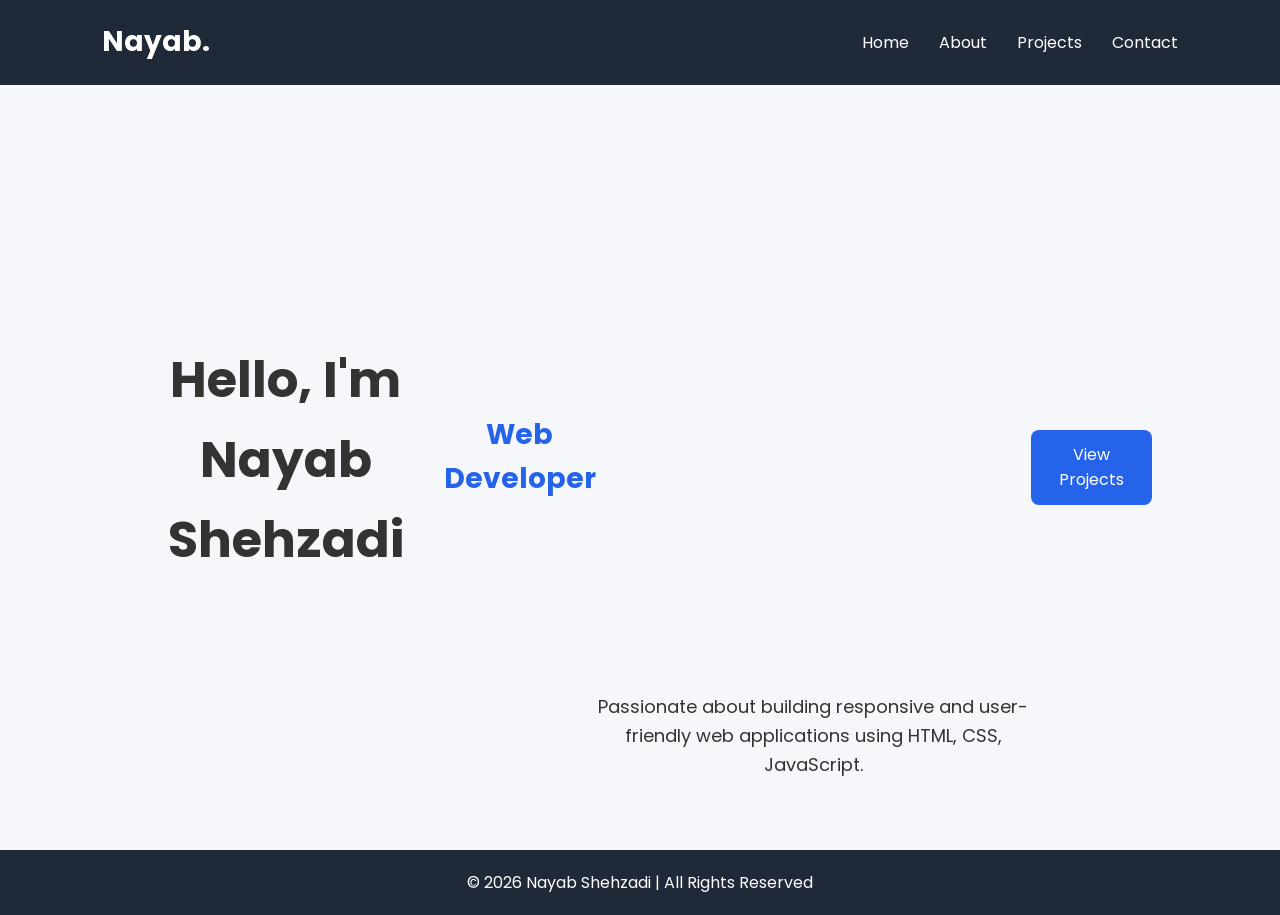
<file: task7/index.html>
<!DOCTYPE html>
<html lang="en">
<head>
    <meta charset="UTF-8">
    <meta name="viewport" content="width=device-width, initial-scale=1.0">
    <title>Portfolio | Home</title>
    <link rel="stylesheet" href="style.css">
</head>
<body>

    <!-- Navbar -->
    <header>
        <nav class="navbar">
            <h2 class="logo">Nayab.</h2>

            <ul class="nav-links">
                <li><a href="index.html">Home</a></li>
                <li><a href="about.html">About</a></li>
                <li><a href="project.html">Projects</a></li>
                <li><a href="contact.html">Contact</a></li>
            </ul>
        </nav>
    </header>

    <!-- Home Section -->
    <section class="hero">
        <h1>Hello, I'm Nayab Shehzadi</h1>
        <h3> Web Developer</h3>

        <p>
            Passionate about building responsive and user-friendly web applications
            using HTML, CSS, JavaScript.
        </p>

        <a href="projects.html" class="btn">View Projects</a>
    </section>

    <!-- Footer -->
    <footer>
        <p>&copy; 2026 Nayab Shehzadi | All Rights Reserved</p>
    </footer>

</body>
</html>
</file>
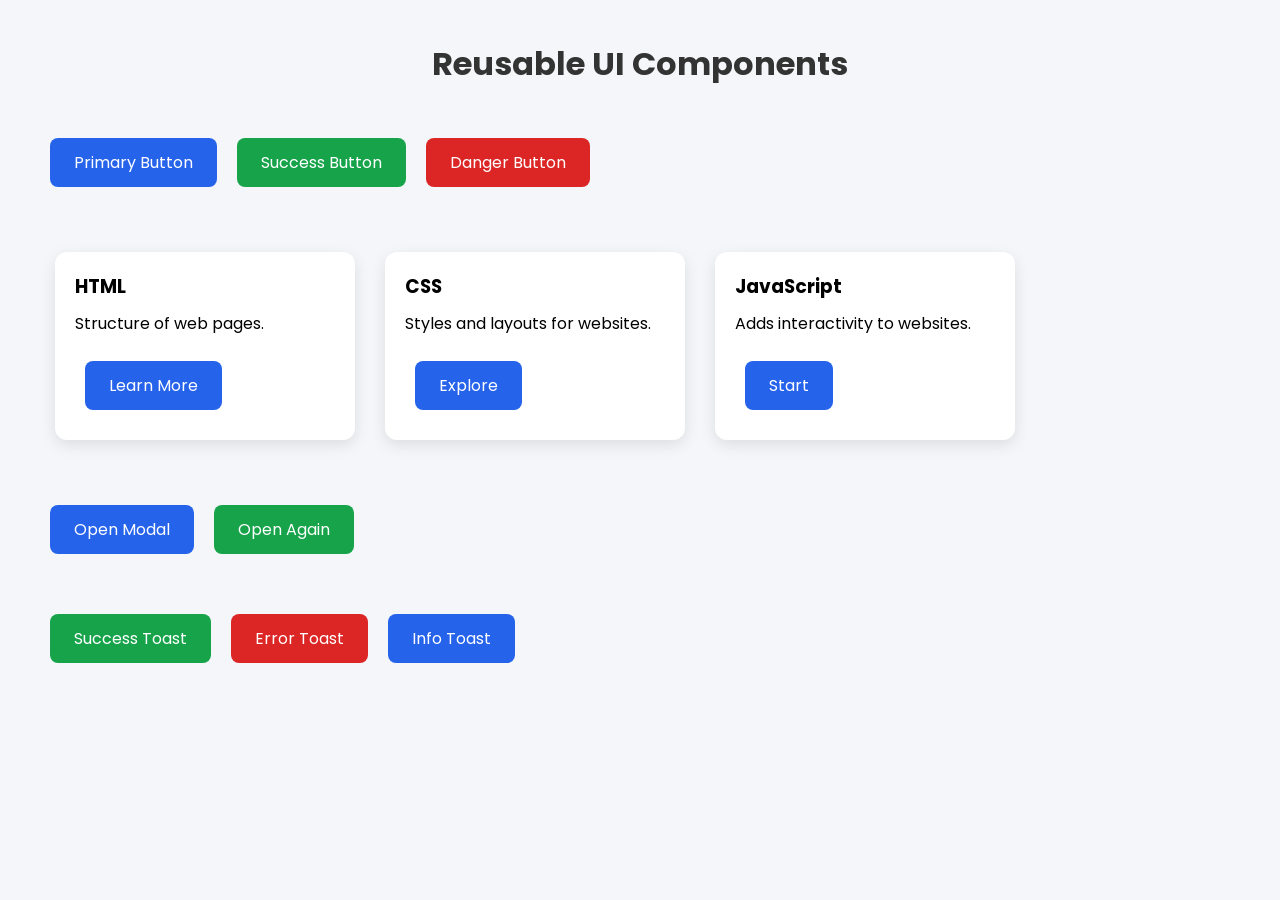
<file: task8/index.html>
<!DOCTYPE html>
<html lang="en">
<head>
    <meta charset="UTF-8">
    <meta name="viewport" content="width=device-width, initial-scale=1.0">
    <title>Reusable UI Components</title>

    <link rel="stylesheet" href="style.css">
</head>
<body>

    <h1>Reusable UI Components</h1>

    <div id="button-demo"></div>

    <div id="card-demo"></div>

    <div id="modal-demo"></div>

    <div id="toast-demo"></div>

    <div id="toast-container"></div>

    <script src="script.js"></script>

</body>
</html>
</file>
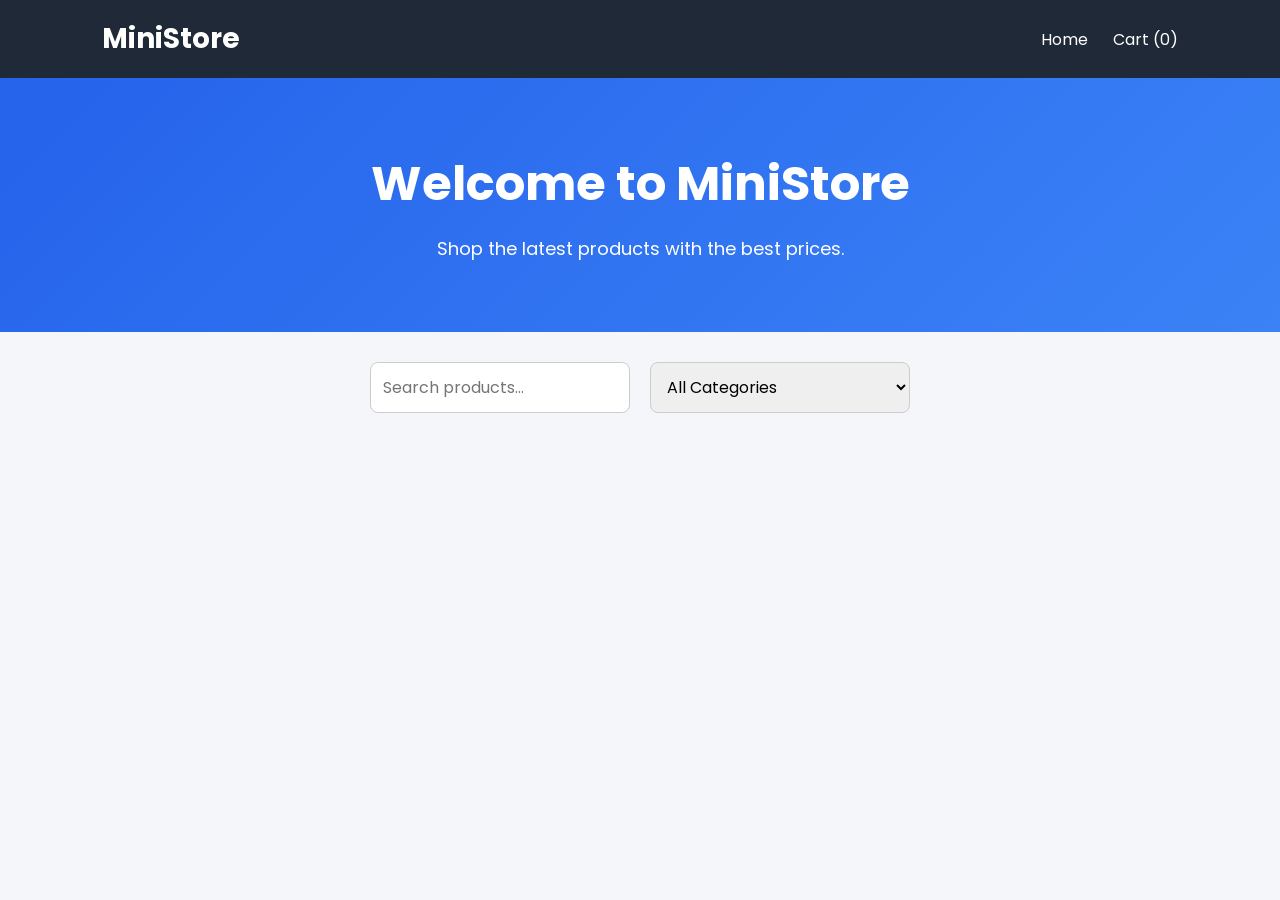
<file: task9/index.html>
<!DOCTYPE html>
<html lang="en">
<head>
    <meta charset="UTF-8">
    <meta name="viewport" content="width=device-width, initial-scale=1.0">
    <title>E-Commerce Store</title>

    <link rel="stylesheet" href="style.css">
</head>
<body>

    <!-- Navbar -->

    <nav class="navbar">

        <h2>MiniStore</h2>

        <div class="nav-links">

            <a href="index.html">Home</a>

            <a href="cart.html">
                Cart (<span id="cart-count">0</span>)
            </a>

        </div>

    </nav>

    <!-- Hero -->

    <section class="hero">

        <h1>Welcome to MiniStore</h1>

        <p>
            Shop the latest products with the best prices.
        </p>

    </section>

    <!-- Search -->

    <section class="filters">

        <input
            type="text"
            id="search"
            placeholder="Search products..."
        >

        <select id="category">

            <option value="all">All Categories</option>

        </select>

    </section>

    <!-- Products -->

    <section>

        <div id="products" class="products"></div>

    </section>

    <script src="ui.js"></script>
    <script src="app.js"></script>

</body>
</html>
</file>
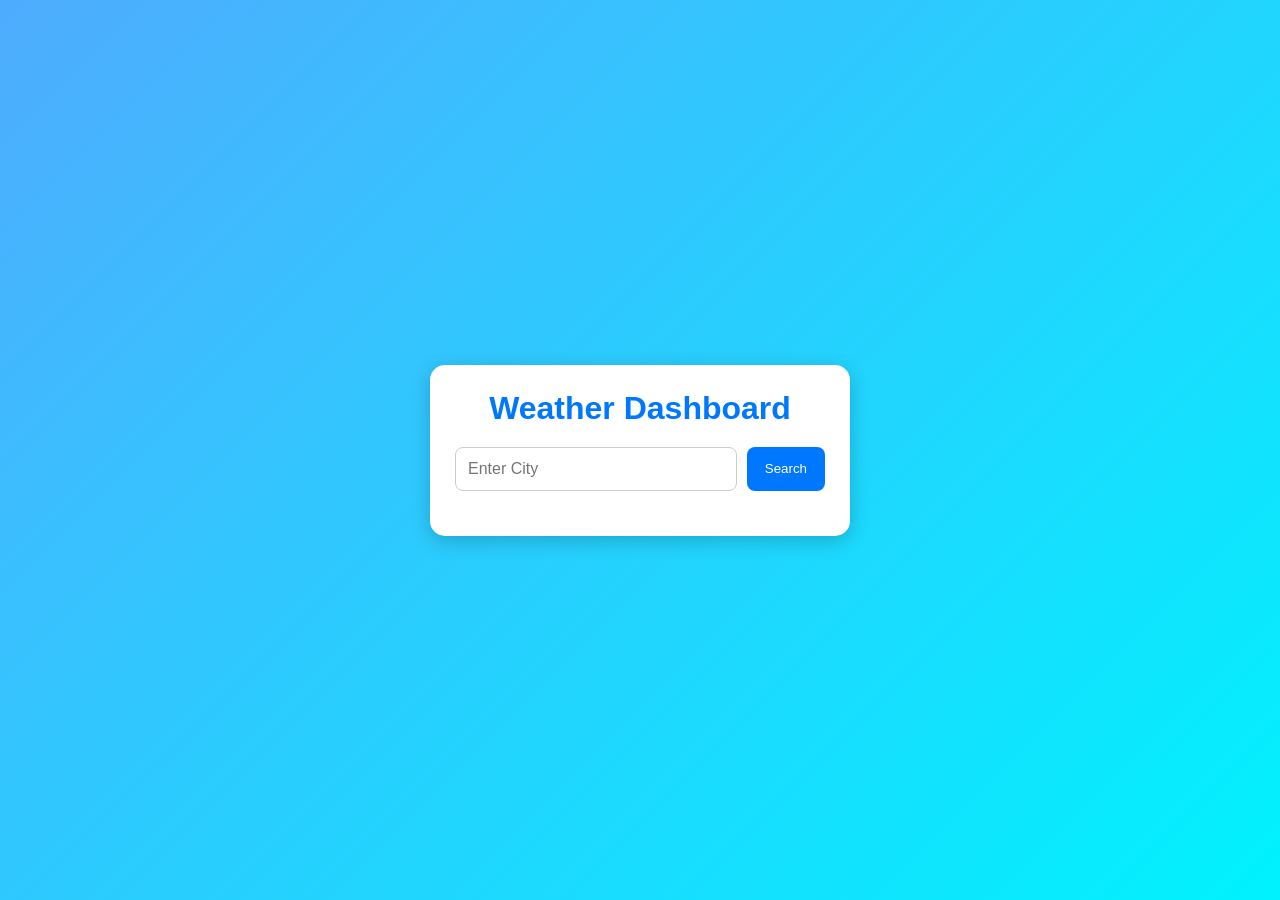
<file: task 5.html>
<!DOCTYPE html>
<html lang="en">
<head>
<meta charset="UTF-8">
<meta name="viewport" content="width=device-width, initial-scale=1.0">
<title>Weather Dashboard</title>

<style>

*{
margin:0;
padding:0;
box-sizing:border-box;
font-family:Arial,Helvetica,sans-serif;
}

body{
background:linear-gradient(135deg,#4facfe,#00f2fe);
display:flex;
justify-content:center;
align-items:center;
min-height:100vh;
padding:20px;
}

.container{

background:white;

width:420px;

padding:25px;

border-radius:15px;

box-shadow:0 5px 20px rgba(0,0,0,.2);

}

h1{

text-align:center;

margin-bottom:20px;

color:#0077ff;

}

.search{

display:flex;

gap:10px;

margin-bottom:20px;

}

.search input{

flex:1;

padding:12px;

border:1px solid #ccc;

border-radius:8px;

font-size:16px;

}

.search button{

padding:12px 18px;

background:#0077ff;

color:white;

border:none;

border-radius:8px;

cursor:pointer;

transition:.3s;

}

.search button:hover{

background:#0056b3;

}

.loading{

display:none;

text-align:center;

color:#0077ff;

margin:15px 0;

font-weight:bold;

}

.error{

display:none;

background:#ffe5e5;

color:red;

padding:10px;

border-radius:8px;

margin-bottom:15px;

text-align:center;

}

.weather{

display:none;

text-align:center;

}

.weather img{

width:80px;

margin:10px 0;

}

.weather h2{

margin-bottom:10px;

}

.weather p{

margin:8px 0;

font-size:18px;

}

.forecast{

margin-top:25px;

display:grid;

grid-template-columns:repeat(3,1fr);

gap:10px;

}

.day{

background:#f5f5f5;

padding:15px;

border-radius:10px;

text-align:center;

transition:.3s;

}

.day:hover{

transform:translateY(-5px);

box-shadow:0 5px 12px rgba(0,0,0,.2);

}

.day img{

width:45px;

margin:8px 0;

}

@media(max-width:500px){

.container{

width:100%;

}

.forecast{

grid-template-columns:1fr;

}

}

</style>

</head>

<body>

<div class="container">

<h1>Weather Dashboard</h1>

<div class="search">

<input
type="text"
id="city"
placeholder="Enter City">

<button id="searchBtn">

Search

</button>

</div>

<div class="loading">

Loading Weather...

</div>

<div class="error">

City not found!

</div>

<div class="weather">

<h2 id="cityName"></h2>

<img id="weatherIcon">

<p id="temperature"></p>

<p id="condition"></p>

<div class="forecast">

<div class="day">

<h3>Day 1</h3>

<img id="icon1">

<p id="temp1"></p>

</div>

<div class="day">

<h3>Day 2</h3>

<img id="icon2">

<p id="temp2"></p>

</div>

<div class="day">

<h3>Day 3</h3>

<img id="icon3">

<p id="temp3"></p>

</div>

</div>

</div>


<script>
const cityInput = document.getElementById("city");
const searchBtn = document.getElementById("searchBtn");

const loading = document.querySelector(".loading");
const error = document.querySelector(".error");
const weather = document.querySelector(".weather");

const cityName = document.getElementById("cityName");
const temperature = document.getElementById("temperature");
const condition = document.getElementById("condition");

searchBtn.addEventListener("click", searchWeather);

cityInput.addEventListener("keypress", function(e){
    if(e.key === "Enter"){
        searchWeather();
    }
});

async function searchWeather(){

    const city = cityInput.value.trim();

    if(city === ""){
        alert("Please enter a city.");
        return;
    }

    loading.style.display = "block";
    error.style.display = "none";
    weather.style.display = "none";

    try{

        const geoResponse = await fetch(
            `https://geocoding-api.open-meteo.com/v1/search?name=${city}&count=1`
        );

        const geoData = await geoResponse.json();

        if(!geoData.results){
            throw new Error("City not found");
        }

        const latitude = geoData.results[0].latitude;
        const longitude = geoData.results[0].longitude;
        const cityNameResult = geoData.results[0].name;

        await getWeather(latitude, longitude, cityNameResult);

    }
    catch(err){

        loading.style.display = "none";
        error.style.display = "block";

    }

}

async function getWeather(latitude, longitude, city){

    const weatherResponse = await fetch(
        `https://api.open-meteo.com/v1/forecast?latitude=${latitude}&longitude=${longitude}&current=temperature_2m,weather_code&daily=temperature_2m_max,weather_code&forecast_days=3&timezone=auto`
    );

    const data = await weatherResponse.json();

    loading.style.display = "none";
    weather.style.display = "block";

    cityName.textContent = city;

    temperature.textContent =
        "Temperature: " + data.current.temperature_2m + " °C";

    condition.textContent =
        "Condition: " + getWeatherName(data.current.weather_code);

    document.getElementById("weatherIcon").src =
        getWeatherIcon(data.current.weather_code);

    document.getElementById("temp1").textContent =
        data.daily.temperature_2m_max[0] + " °C";

    document.getElementById("temp2").textContent =
        data.daily.temperature_2m_max[1] + " °C";

    document.getElementById("temp3").textContent =
        data.daily.temperature_2m_max[2] + " °C";

    document.getElementById("icon1").src =
        getWeatherIcon(data.daily.weather_code[0]);

    document.getElementById("icon2").src =
        getWeatherIcon(data.daily.weather_code[1]);

    document.getElementById("icon3").src =
        getWeatherIcon(data.daily.weather_code[2]);

}

function getWeatherName(code){

    if(code === 0) return "Clear Sky";
    if(code >= 1 && code <= 3) return "Partly Cloudy";
    if(code >= 45 && code <= 48) return "Fog";
    if(code >= 51 && code <= 67) return "Rain";
    if(code >= 71 && code <= 77) return "Snow";
    if(code >= 80 && code <= 99) return "Thunderstorm";

    return "Unknown";

}

function getWeatherIcon(code){

    if(code === 0){
        return "https://cdn-icons-png.flaticon.com/512/869/869869.png";
    }

    if(code >= 1 && code <= 3){
        return "https://cdn-icons-png.flaticon.com/512/1163/1163661.png";
    }

    if(code >= 45 && code <= 48){
        return "https://cdn-icons-png.flaticon.com/512/414/414927.png";
    }

    if(code >= 51 && code <= 67){
        return "https://cdn-icons-png.flaticon.com/512/3351/3351979.png";
    }

    if(code >= 71 && code <= 77){
        return "https://cdn-icons-png.flaticon.com/512/642/642102.png";
    }

    if(code >= 80 && code <= 99){
        return "https://cdn-icons-png.flaticon.com/512/1146/1146869.png";
    }

    return "https://cdn-icons-png.flaticon.com/512/869/869869.png";

}
</script>

</body>
</html>
</file>
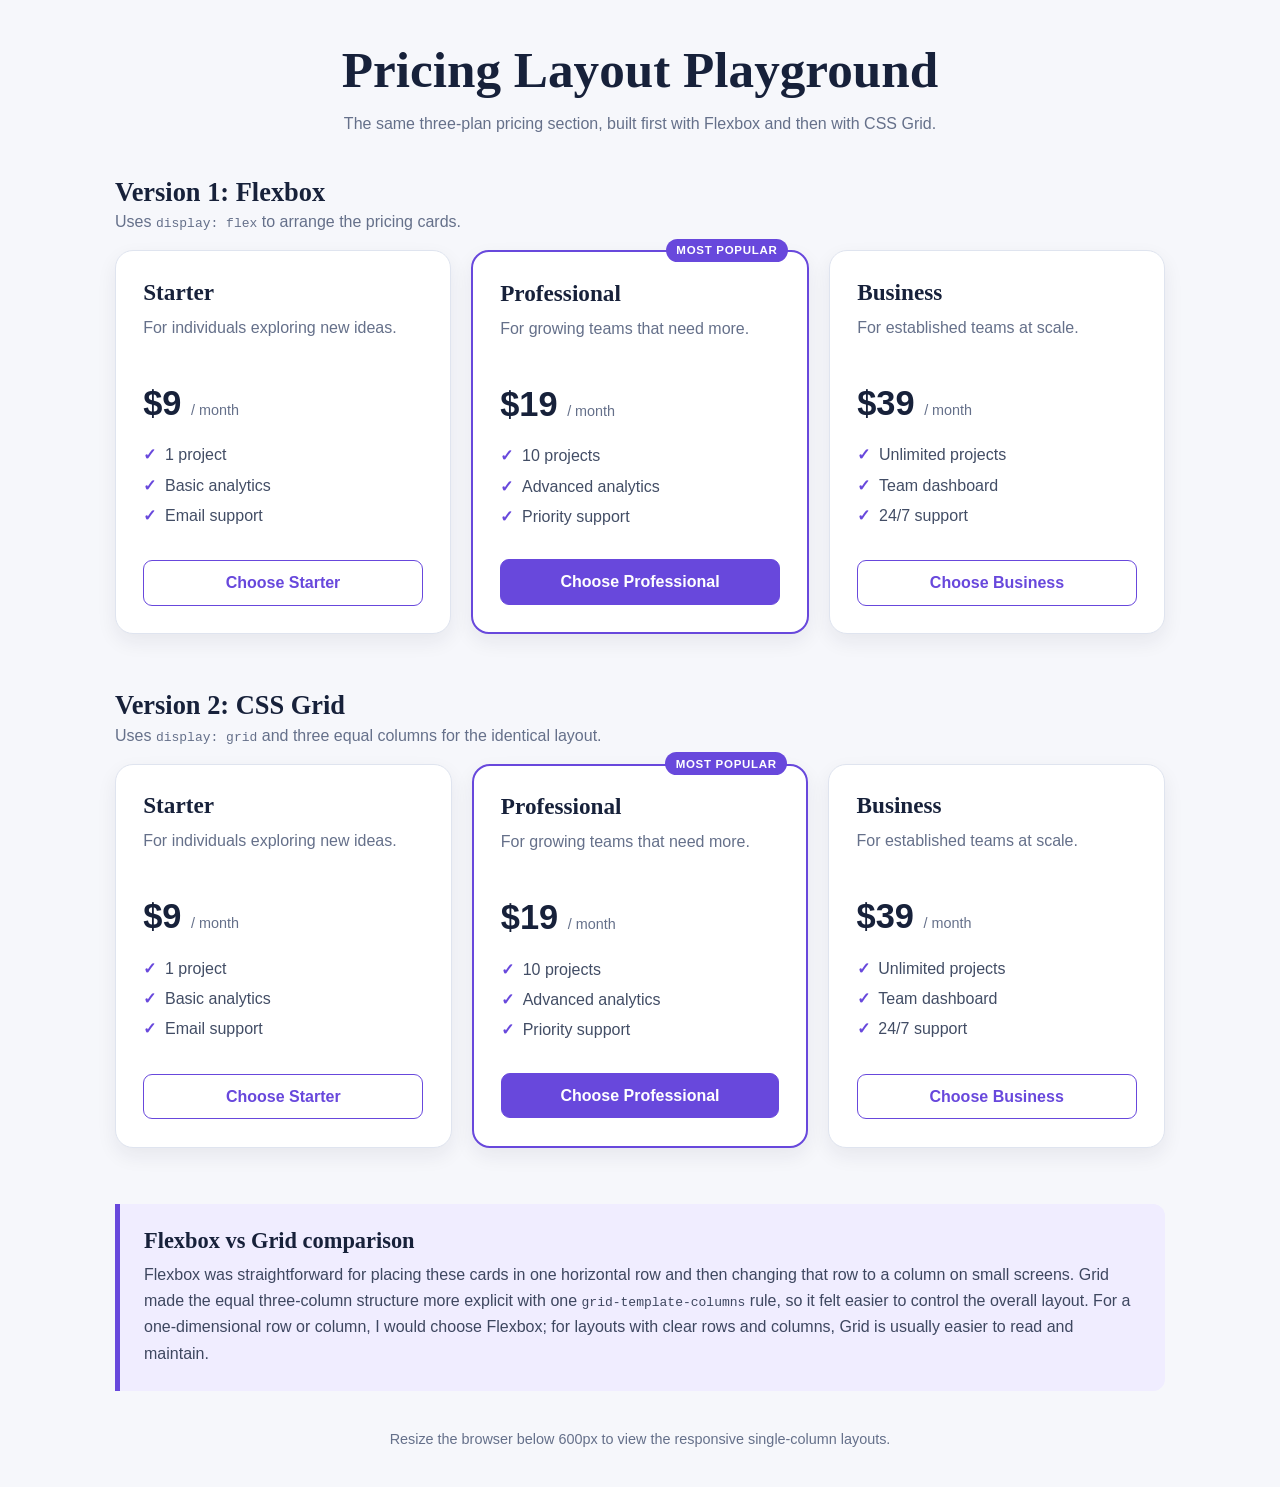
<file: task2.html>
<!doctype html>
<html lang="en">
<head>
  <meta charset="UTF-8" />
  <meta name="viewport" content="width=device-width, initial-scale=1.0" />
  <title>Flexbox & Grid Pricing Playground</title>
  <style>
    :root {
      --ink: #17213a;
      --muted: #65708a;
      --purple: #6848dc;
      --purple-light: #f0edff;
      --line: #dfe4ef;
      --page: #f6f7fb;
      --card: #fff;
    }

    * { box-sizing: border-box; }

    body {
      margin: 0;
      padding: 2.5rem 1rem;
      background: var(--page);
      color: var(--ink);
      font-family: Arial, Helvetica, sans-serif;
    }

    .page-header, .layout-demo, .page-footer, .comparison {
      width: min(100%, 1050px);
      margin-inline: auto;
    }

    .page-header { text-align: center; margin-bottom: 2.5rem; }
    h1, h2, h3 { font-family: Georgia, "Times New Roman", serif; }
    h1 { margin: 0; font-size: clamp(2rem, 5vw, 3.2rem); }
    .page-header p { margin: 0.75rem auto 0; max-width: 620px; color: var(--muted); line-height: 1.6; }

    .layout-demo { margin-bottom: 3.5rem; }
    .demo-heading { margin-bottom: 1.2rem; }
    .demo-heading h2 { margin: 0; font-size: 1.65rem; }
    .demo-heading p { margin: 0.35rem 0 0; color: var(--muted); }

    .pricing-flex {
      display: flex;
      gap: 1.25rem;
      align-items: stretch;
    }

    .pricing-grid {
      display: grid;
      grid-template-columns: repeat(3, 1fr);
      gap: 1.25rem;
    }

    .plan {
      position: relative;
      display: flex;
      flex: 1;
      flex-direction: column;
      min-width: 0;
      padding: 1.7rem;
      border: 1px solid var(--line);
      border-radius: 18px;
      background: var(--card);
      box-shadow: 0 8px 20px rgb(23 33 58 / 7%);
    }

    .plan.featured { border: 2px solid var(--purple); }
    .tag {
      position: absolute;
      top: -0.85rem;
      right: 1.2rem;
      padding: 0.35rem 0.65rem;
      border-radius: 999px;
      background: var(--purple);
      color: #fff;
      font-size: 0.72rem;
      font-weight: 700;
      letter-spacing: 0.06em;
      text-transform: uppercase;
    }

    .plan h3 { margin: 0; font-size: 1.45rem; }
    .description { min-height: 3rem; margin: 0.65rem 0 1.25rem; color: var(--muted); line-height: 1.5; }
    .price { margin: 0; font-size: 2.15rem; font-weight: 800; }
    .price span { color: var(--muted); font-size: 0.9rem; font-weight: 400; }
    .features { margin: 1.4rem 0; padding: 0; list-style: none; }
    .features li { margin-bottom: 0.7rem; color: #424d65; }
    .features li::before { content: "✓"; margin-right: 0.55rem; color: var(--purple); font-weight: 800; }
    .plan a {
      display: block;
      margin-top: auto;
      padding: 0.8rem;
      border: 1px solid var(--purple);
      border-radius: 9px;
      color: var(--purple);
      font-weight: 700;
      text-align: center;
      text-decoration: none;
    }
    .featured a, .plan a:hover { background: var(--purple); color: #fff; }

    .comparison {
      padding: 1.5rem;
      border-left: 5px solid var(--purple);
      border-radius: 0 12px 12px 0;
      background: var(--purple-light);
    }
    .comparison h2 { margin: 0 0 0.5rem; font-size: 1.4rem; }
    .comparison p { margin: 0; color: #3e4760; line-height: 1.65; }
    .page-footer { margin-top: 2.5rem; color: var(--muted); font-size: 0.9rem; text-align: center; }

    @media (max-width: 600px) {
      .pricing-flex { flex-direction: column; }
      .pricing-grid { grid-template-columns: 1fr; }
      .plan { padding: 1.45rem; }
    }
  </style>
</head>
<body>
  <header class="page-header">
    <h1>Pricing Layout Playground</h1>
    <p>The same three-plan pricing section, built first with Flexbox and then with CSS Grid.</p>
  </header>

  <main>
    <section class="layout-demo" aria-labelledby="flex-heading">
      <header class="demo-heading">
        <h2 id="flex-heading">Version 1: Flexbox</h2>
        <p>Uses <code>display: flex</code> to arrange the pricing cards.</p>
      </header>
      <div class="pricing-flex">
        <article class="plan"><h3>Starter</h3><p class="description">For individuals exploring new ideas.</p><p class="price">$9 <span>/ month</span></p><ul class="features"><li>1 project</li><li>Basic analytics</li><li>Email support</li></ul><a href="#starter-flex">Choose Starter</a></article>
        <article class="plan featured"><span class="tag">Most popular</span><h3>Professional</h3><p class="description">For growing teams that need more.</p><p class="price">$19 <span>/ month</span></p><ul class="features"><li>10 projects</li><li>Advanced analytics</li><li>Priority support</li></ul><a href="#professional-flex">Choose Professional</a></article>
        <article class="plan"><h3>Business</h3><p class="description">For established teams at scale.</p><p class="price">$39 <span>/ month</span></p><ul class="features"><li>Unlimited projects</li><li>Team dashboard</li><li>24/7 support</li></ul><a href="#business-flex">Choose Business</a></article>
      </div>
    </section>

    <section class="layout-demo" aria-labelledby="grid-heading">
      <header class="demo-heading">
        <h2 id="grid-heading">Version 2: CSS Grid</h2>
        <p>Uses <code>display: grid</code> and three equal columns for the identical layout.</p>
      </header>
      <div class="pricing-grid">
        <article class="plan"><h3>Starter</h3><p class="description">For individuals exploring new ideas.</p><p class="price">$9 <span>/ month</span></p><ul class="features"><li>1 project</li><li>Basic analytics</li><li>Email support</li></ul><a href="#starter-grid">Choose Starter</a></article>
        <article class="plan featured"><span class="tag">Most popular</span><h3>Professional</h3><p class="description">For growing teams that need more.</p><p class="price">$19 <span>/ month</span></p><ul class="features"><li>10 projects</li><li>Advanced analytics</li><li>Priority support</li></ul><a href="#professional-grid">Choose Professional</a></article>
        <article class="plan"><h3>Business</h3><p class="description">For established teams at scale.</p><p class="price">$39 <span>/ month</span></p><ul class="features"><li>Unlimited projects</li><li>Team dashboard</li><li>24/7 support</li></ul><a href="#business-grid">Choose Business</a></article>
      </div>
    </section>

    <section class="comparison" aria-labelledby="comparison-heading">
      <h2 id="comparison-heading">Flexbox vs Grid comparison</h2>
      <p>Flexbox was straightforward for placing these cards in one horizontal row and then changing that row to a column on small screens. Grid made the equal three-column structure more explicit with one <code>grid-template-columns</code> rule, so it felt easier to control the overall layout. For a one-dimensional row or column, I would choose Flexbox; for layouts with clear rows and columns, Grid is usually easier to read and maintain.</p>
    </section>
  </main>

  <footer class="page-footer">Resize the browser below 600px to view the responsive single-column layouts.</footer>
</body>
</html>
</file>
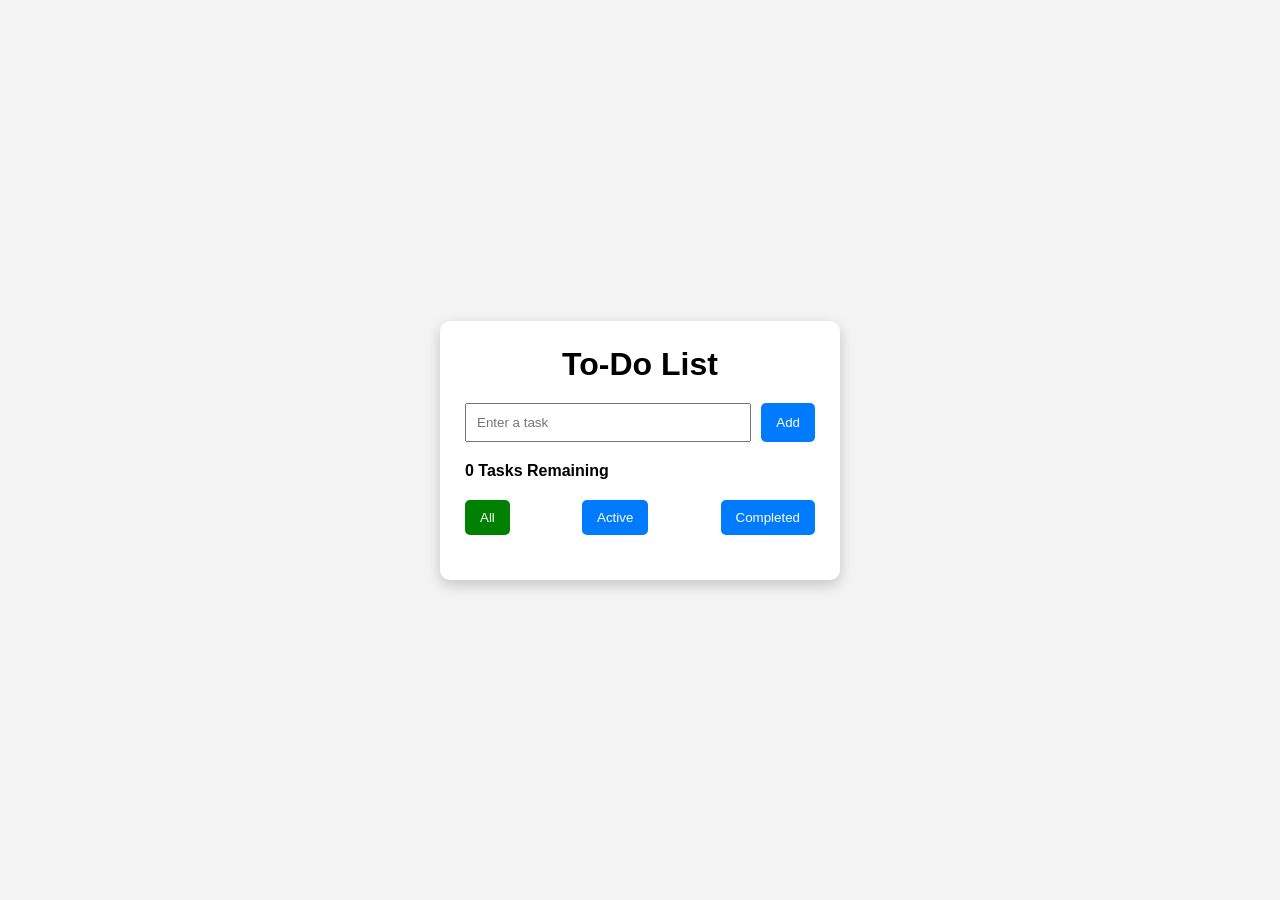
<file: task3.html>
<!DOCTYPE html>
<html lang="en">
<head>
    <meta charset="UTF-8">
    <meta name="viewport" content="width=device-width, initial-scale=1.0">
    <title>To-Do List</title>
    <style>
    *{
    margin:0;
    padding:0;
    box-sizing:border-box;
}

body{
    font-family:Arial,sans-serif;
    background:#f4f4f4;
    display:flex;
    justify-content:center;
    align-items:center;
    min-height:100vh;
}

.container{
    background:#fff;
    width:400px;
    padding:25px;
    border-radius:10px;
    box-shadow:0 5px 15px rgba(0,0,0,.2);
}

h1{
    text-align:center;
    margin-bottom:20px;
}

.input-section{
    display:flex;
    gap:10px;
}

input{
    flex:1;
    padding:10px;
}

button{
    padding:10px 15px;
    border:none;
    background:#007bff;
    color:white;
    cursor:pointer;
    border-radius:5px;
}

button:hover{
    background:#0056b3;
}

#counter{
    margin:20px 0;
    font-weight:bold;
}

.filters{
    display:flex;
    justify-content:space-between;
    margin-bottom:20px;
}

.filters button.active{
    background:green;
}

ul{
    list-style:none;
}

li{
    display:flex;
    justify-content:space-between;
    align-items:center;
    background:#eee;
    padding:10px;
    margin-bottom:10px;
    border-radius:5px;
}

.task-text{
    cursor:pointer;
    flex:1;
}

.completed{
    text-decoration:line-through;
    color:gray;
}

.delete-btn{
    background:red;
}

.delete-btn:hover{
    background:darkred;
}
    </style>
</head>

<body>

<div class="container">
    <h1>To-Do List</h1>

    <div class="input-section">
        <input type="text" id="taskInput" placeholder="Enter a task">
        <button id="addBtn">Add</button>
    </div>

    <p id="counter">0 Tasks Remaining</p>

    <div class="filters">
        <button class="filter active" data-filter="all">All</button>
        <button class="filter" data-filter="active">Active</button>
        <button class="filter" data-filter="completed">Completed</button>
    </div>

    <ul id="taskList"></ul>

</div>

<script>
    const taskInput = document.querySelector("#taskInput");
const addBtn = document.querySelector("#addBtn");
const taskList = document.querySelector("#taskList");
const counter = document.querySelector("#counter");
const filterButtons = document.querySelectorAll(".filter");

let tasks = [];
let currentFilter = "all";

addBtn.addEventListener("click", addTask);

taskInput.addEventListener("keypress", function(e){
    if(e.key==="Enter"){
        addTask();
    }
});

filterButtons.forEach(button=>{
    button.addEventListener("click",function(){

        filterButtons.forEach(btn=>btn.classList.remove("active"));

        this.classList.add("active");

        currentFilter=this.dataset.filter;

        renderTasks();

    });
});

function addTask(){

    const text=taskInput.value.trim();

    if(text==="") return;

    tasks.push({
        id:Date.now(),
        text:text,
        completed:false
    });

    taskInput.value="";

    renderTasks();

}

function renderTasks(){

    taskList.innerHTML="";

    let filteredTasks=tasks;

    if(currentFilter==="active"){
        filteredTasks=tasks.filter(task=>!task.completed);
    }

    if(currentFilter==="completed"){
        filteredTasks=tasks.filter(task=>task.completed);
    }

    filteredTasks.forEach(task=>{

        const li=document.createElement("li");

        const span=document.createElement("span");

        span.textContent=task.text;

        span.classList.add("task-text");

        if(task.completed){
            span.classList.add("completed");
        }

        span.addEventListener("click",()=>{

            task.completed=!task.completed;

            renderTasks();

        });

        const deleteBtn=document.createElement("button");

        deleteBtn.textContent="Delete";

        deleteBtn.classList.add("delete-btn");

        deleteBtn.addEventListener("click",()=>{

            tasks=tasks.filter(t=>t.id!==task.id);

            renderTasks();

        });

        li.appendChild(span);

        li.appendChild(deleteBtn);

        taskList.appendChild(li);

    });

    updateCounter();

}

function updateCounter(){

    const remaining=tasks.filter(task=>!task.completed).length;

    counter.textContent=`${remaining} Tasks Remaining`;

}
</script>

</body>
</html>
</file>
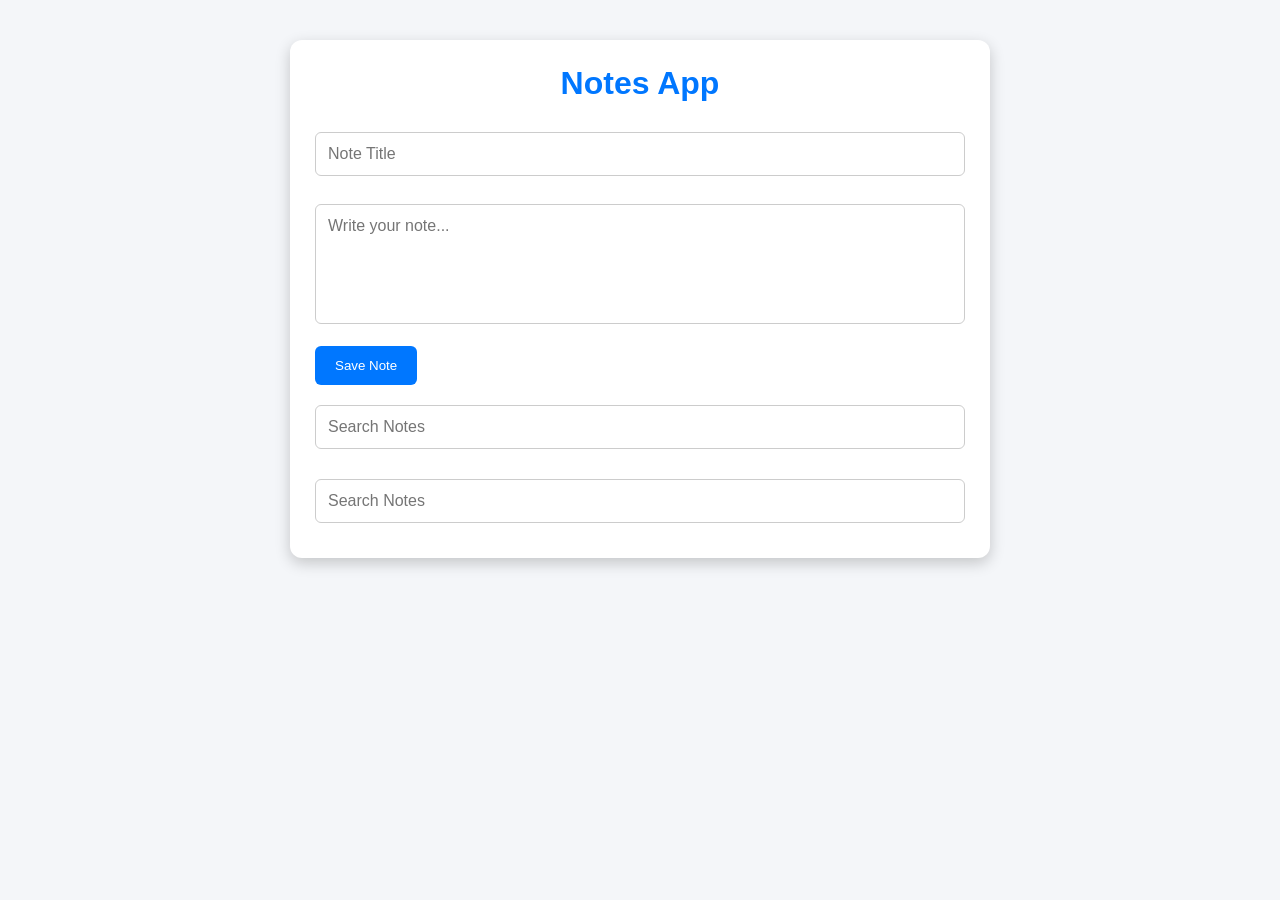
<file: task6.html>
<!DOCTYPE html>
<html lang="en">
<head>
<meta charset="UTF-8">
<meta name="viewport" content="width=device-width, initial-scale=1.0">
<title>Notes App</title>

<style>

*{
margin:0;
padding:0;
box-sizing:border-box;
font-family:Arial,Helvetica,sans-serif;
}

body{
background:#f4f6f9;
display:flex;
justify-content:center;
padding:40px;
}

.container{
width:700px;
background:white;
padding:25px;
border-radius:12px;
box-shadow:0 5px 15px rgba(0,0,0,.2);
}

h1{
text-align:center;
margin-bottom:20px;
color:#0077ff;
}

input,textarea{
width:100%;
padding:12px;
margin:10px 0;
border:1px solid #ccc;
border-radius:6px;
font-size:16px;
}

textarea{
height:120px;
resize:none;
}

button{
padding:12px 20px;
background:#0077ff;
color:white;
border:none;
border-radius:6px;
cursor:pointer;
transition:.3s;
}

button:hover{
background:#0056b3;
}

.error{
color:red;
font-size:14px;
margin-bottom:8px;
}

.search{
margin-top:20px;
}

.note{
background:#f8f8f8;
padding:15px;
border-radius:10px;
margin-top:20px;
box-shadow:0 2px 8px rgba(0,0,0,.1);
}

.note h3{
margin-bottom:10px;
}

.note small{
display:block;
margin:10px 0;
color:#777;
}

.actions{
display:flex;
gap:10px;
margin-top:10px;
}

.edit{
background:green;
}

.delete{
background:red;
}

.edit:hover{
background:darkgreen;
}

.delete:hover{
background:darkred;
}

</style>

</head>

<body>

<div class="container">

<h1>Notes App</h1>

<input
type="text"
id="title"
placeholder="Note Title">

<div id="titleError" class="error"></div>

<textarea
id="content"
placeholder="Write your note..."></textarea>

<div id="contentError" class="error"></div>

<button id="saveBtn">
Save Note
</button>

<input
type="text"
id="search"
class="search"
placeholder="Search Notes">

<div id="notesContainer"></div>
<input type="text" id="search" class="search" placeholder="Search Notes">

<script>

const titleInput = document.getElementById("title");
const contentInput = document.getElementById("content");
const saveBtn = document.getElementById("saveBtn");

const titleError = document.getElementById("titleError");
const contentError = document.getElementById("contentError");

const notesContainer = document.getElementById("notesContainer");

let notes = [];
let editingId = null;
saveBtn.addEventListener("click", saveNote);

function saveNote(){

titleError.textContent="";
contentError.textContent="";

const title=titleInput.value.trim();
const content=contentInput.value.trim();
const searchInput = document.getElementById("search");
let valid=true;

if(title===""){

titleError.textContent="Title is required.";

valid=false;

}

if(content===""){

contentError.textContent="Content is required.";

valid=false;

}

if(!valid){

return;

}

const note={

id:Date.now(),

title:title,

content:content,

lastEdited:new Date().toLocaleString()

};

if(editingId===null){

notes.push(note);

}else{

const index = notes.findIndex(note=>note.id===editingId);

notes[index] = {

id:editingId,

title:title,

content:content,

lastEdited:new Date().toLocaleString()

};

editingId=null;

}
localStorage.setItem("notes", JSON.stringify(notes));
renderNotes();

titleInput.value="";
contentInput.value="";

}

function renderNotes(){

notesContainer.innerHTML="";

const keyword = searchInput.value.toLowerCase();

const filteredNotes = notes.filter(note =>
note.title.toLowerCase().includes(keyword) ||
note.content.toLowerCase().includes(keyword)
);

filteredNotes.forEach(note=>{

const card=document.createElement("div");

card.className="note";

card.innerHTML=`

<h3>${note.title}</h3>

<p>${note.content}</p>

<small>Last Edited: ${note.lastEdited}</small>

<div class="actions">

<button class="edit" onclick="editNote(${note.id})">Edit</button>

<button class="delete" onclick="deleteNote(${note.id})">Delete</button>

</div>

`;

notesContainer.appendChild(card);

});

}

function deleteNote(id){

notes = notes.filter(note => note.id !== id);

localStorage.setItem("notes", JSON.stringify(notes));

renderNotes();

}

function editNote(id){

const note = notes.find(note => note.id === id);

titleInput.value = note.title;

contentInput.value = note.content;

editingId = id;

}

</script>

</body>
</html>
</file>
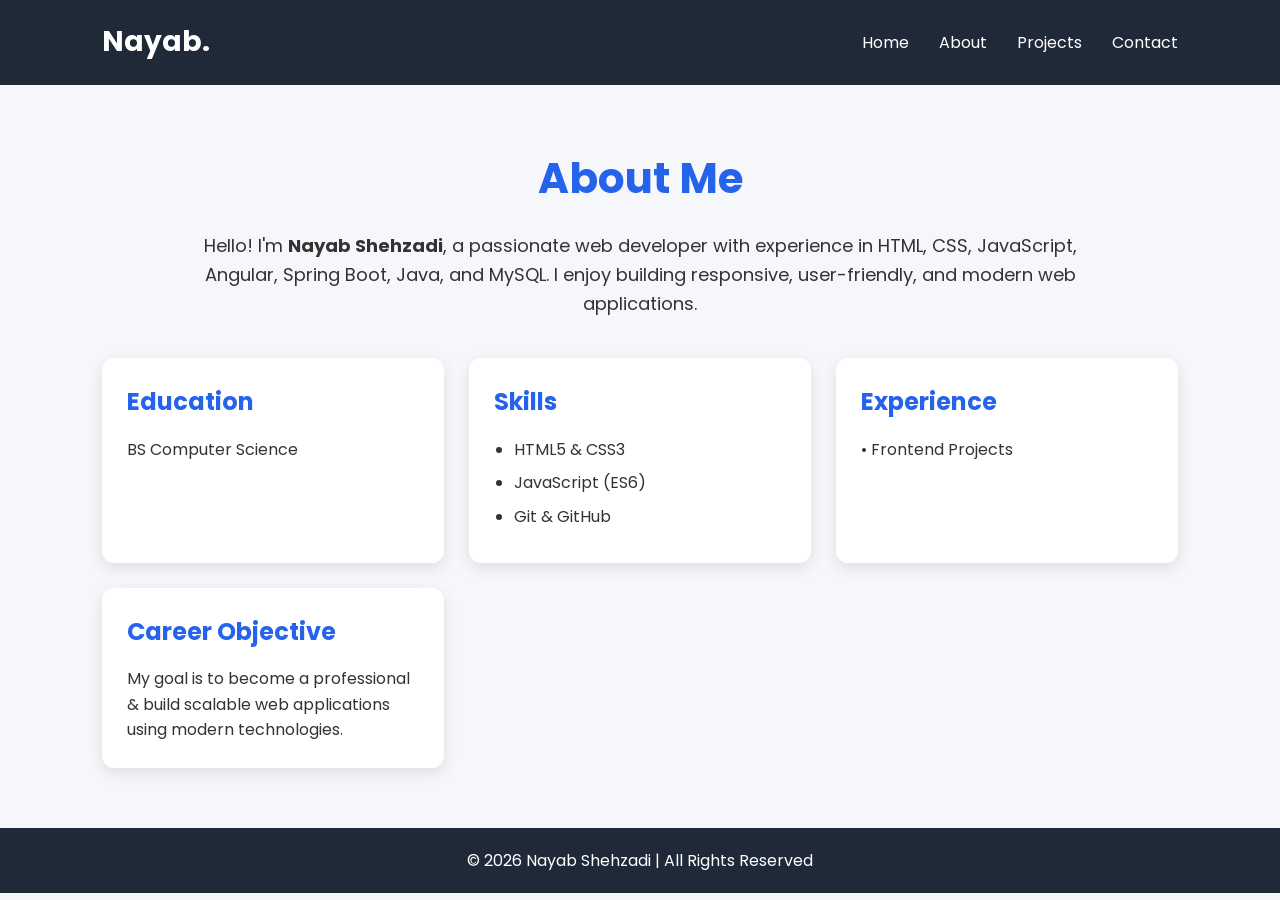
<file: task7/about.html>
<!DOCTYPE html>
<html lang="en">
<head>
    <meta charset="UTF-8">
    <meta name="viewport" content="width=device-width, initial-scale=1.0">
    <title>Portfolio | About</title>

    <link rel="stylesheet" href="style.css">
</head>
<body>

    <!-- Navbar -->
    <header>
        <nav class="navbar">
            <h2 class="logo">Nayab.</h2>

            <ul class="nav-links">
                <li><a href="index.html">Home</a></li>
                <li><a href="about.html">About</a></li>
                <li><a href="project.html">Projects</a></li>
                <li><a href="contact.html">Contact</a></li>
            </ul>
        </nav>
    </header>

    <!-- About Section -->
    <section class="about">

        <h1>About Me</h1>

        <p>
            Hello! I'm <strong>Nayab Shehzadi</strong>, a passionate web developer  with experience in HTML, CSS, JavaScript, Angular, Spring Boot, Java, and MySQL. I enjoy building responsive, user-friendly, and modern web applications.
        </p>

        <div class="about-container">

            <div class="about-box">
                <h2>Education</h2>
                <p>
                    BS Computer Science<br>
                </p>
            </div>

            <div class="about-box">
                <h2>Skills</h2>
                <ul>
                    <li>HTML5 & CSS3</li>
                    <li>JavaScript (ES6)</li>
                    <li>Git & GitHub</li>
                </ul>
            </div>

            <div class="about-box">
                <h2>Experience</h2>
                <p>
                    • Frontend Projects<br>
                </p>
            </div>

            <div class="about-box">
                <h2>Career Objective</h2>
                <p>
                    My goal is to become a professional & build scalable web applications using modern technologies.
                </p>
            </div>

        </div>

    </section>

    <!-- Footer -->
    <footer>
        <p>&copy; 2026 Nayab Shehzadi | All Rights Reserved</p>
    </footer>

</body>
</html>
</file>
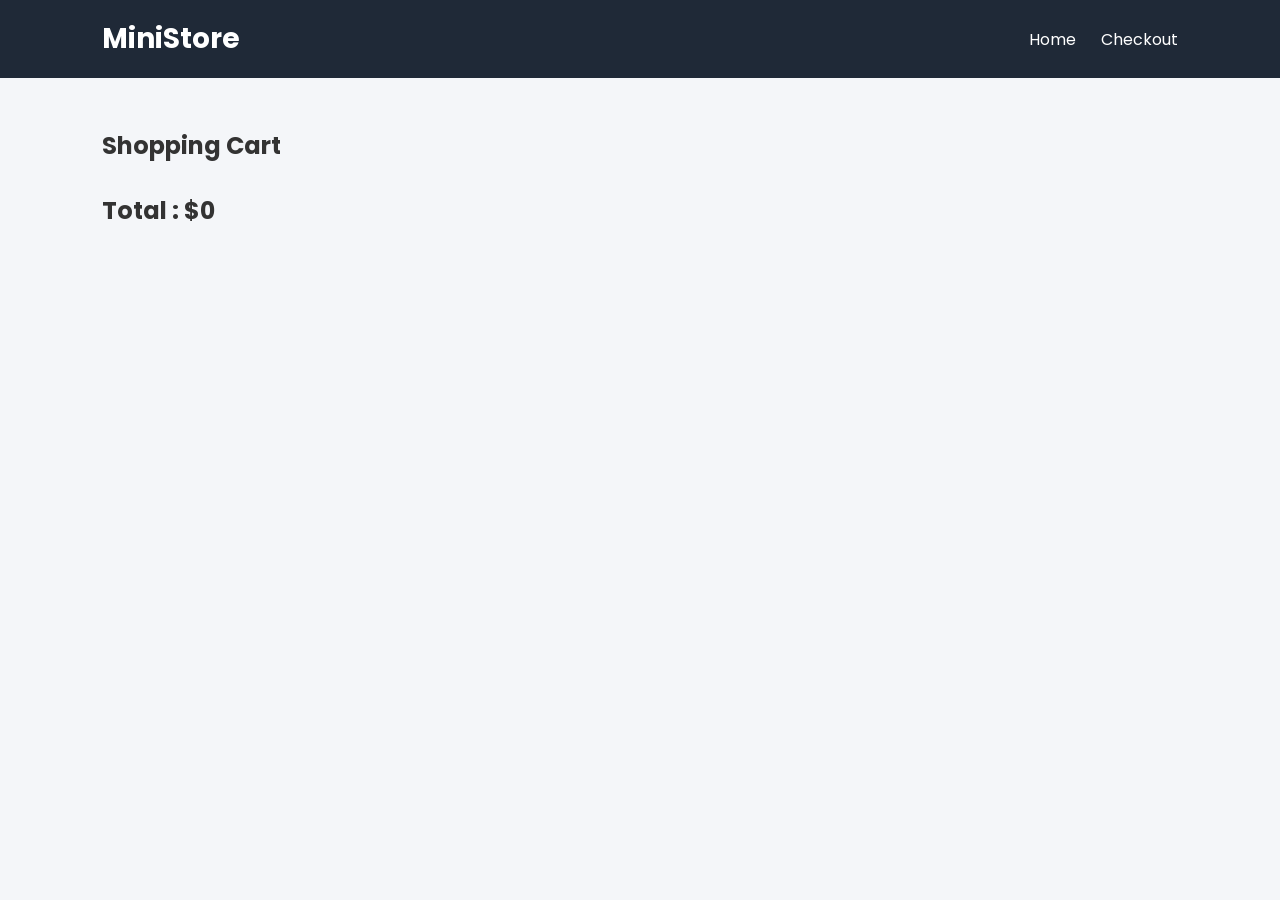
<file: task9/cart.html>
<!DOCTYPE html>
<html lang="en">
<head>
    <meta charset="UTF-8">
    <meta name="viewport" content="width=device-width, initial-scale=1.0">
    <title>Shopping Cart</title>

    <link rel="stylesheet" href="style.css">
</head>
<body>

<nav class="navbar">

    <h2>MiniStore</h2>

    <div class="nav-links">

        <a href="index.html">Home</a>

        <a href="checkout.html">Checkout</a>

    </div>

</nav>

<section class="cart-page">

    <h1>Shopping Cart</h1>

    <div id="cart-items"></div>

    <h2 id="total">
        Total : $0
    </h2>

</section>

<script src="cart.js"></script>

</body>
</html>
</file>
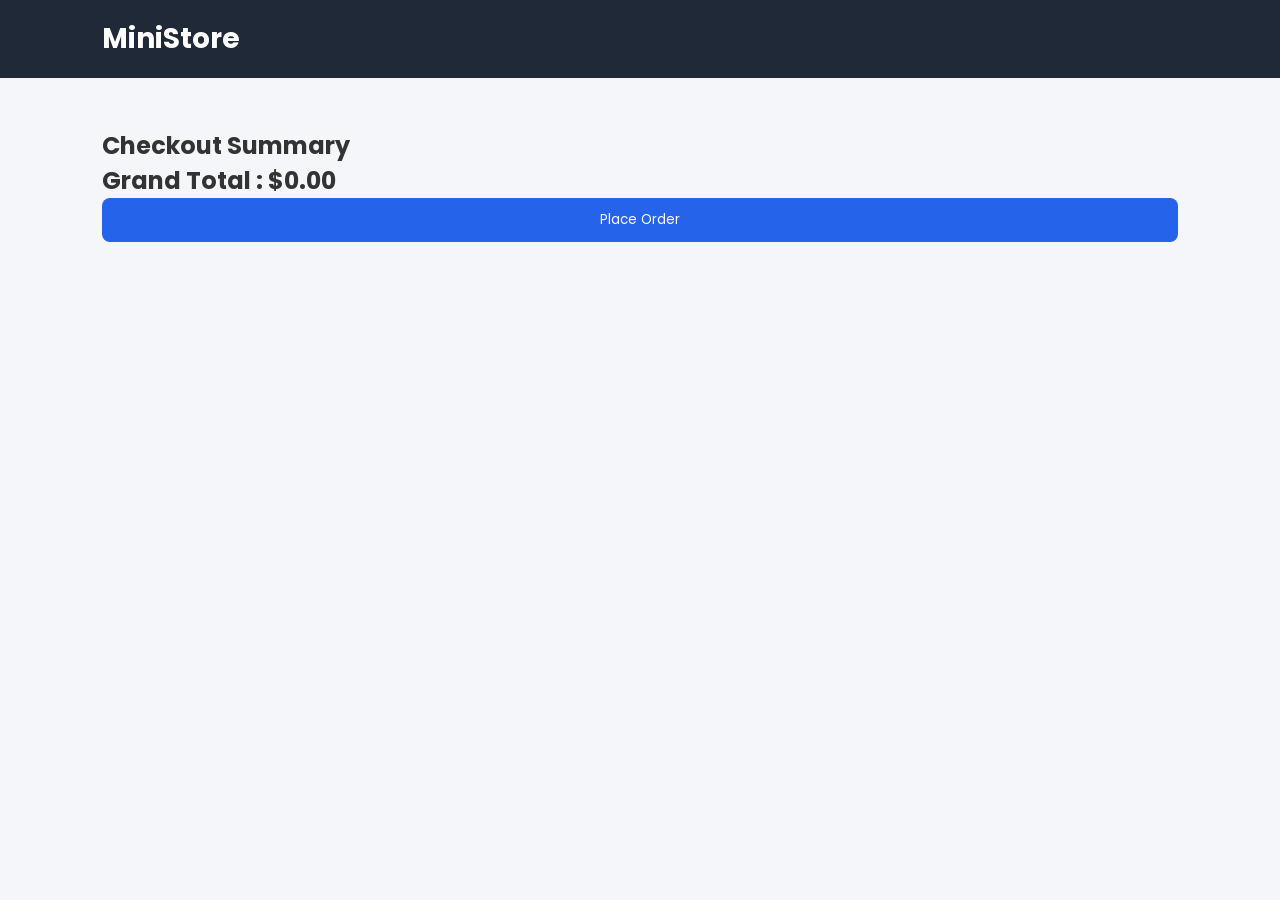
<file: task9/checkout.html>
<!DOCTYPE html>
<html lang="en">
<head>
<meta charset="UTF-8">
<meta name="viewport" content="width=device-width, initial-scale=1.0">

<title>Checkout</title>

<link rel="stylesheet" href="style.css">

</head>

<body>

<nav class="navbar">

<h2>MiniStore</h2>

</nav>

<section class="cart-page">

<h1>Checkout Summary</h1>

<div id="summary"></div>

<h2 id="grand-total"></h2>

<button class="btn" onclick="placeOrder()">

Place Order

</button>

</section>

<script src="checkout.js"></script>

</body>

</html>
</file>
<file: task7/style.css>
/* Google Font */
@import url('https://fonts.googleapis.com/css2?family=Poppins:wght@300;400;500;600;700&display=swap');

*{
    margin:0;
    padding:0;
    box-sizing:border-box;
    font-family:'Poppins',sans-serif;
}

body{
    background:#f5f7fa;
    color:#333;
    line-height:1.6;
}

/* Navbar */

.navbar{
    display:flex;
    justify-content:space-between;
    align-items:center;
    padding:20px 8%;
    background:#1f2937;
}

.logo{
    color:#fff;
    font-size:28px;
    font-weight:700;
}

.nav-links{
    display:flex;
    list-style:none;
    gap:30px;
}

.nav-links a{
    color:#fff;
    text-decoration:none;
    font-size:16px;
    transition:.3s;
}

.nav-links a:hover{
    color:#38bdf8;
}

/* Hero Section */

.hero{
    min-height:85vh;
    display:flex;
    justify-content:center;
    align-items:center;
    text-align:center;
    padding:40px 10%;
}

.hero h1{
    font-size:50px;
    margin-bottom:15px;
}

.hero h3{
    font-size:28px;
    color:#2563eb;
    margin-bottom:20px;
}

.hero p{
    max-width:700px;
    margin:auto;
    margin-bottom:30px;
    font-size:18px;
}

.btn{
    display:inline-block;
    padding:12px 28px;
    background:#2563eb;
    color:#fff;
    text-decoration:none;
    border-radius:8px;
    transition:.3s;
}

.btn:hover{
    background:#1d4ed8;
}

/* Footer */

footer{
    background:#1f2937;
    color:#fff;
    text-align:center;
    padding:20px;
}

/* Responsive */

@media(max-width:768px){

.navbar{
    flex-direction:column;
    gap:15px;
}

.nav-links{
    flex-direction:column;
    text-align:center;
    gap:15px;
}

.hero h1{
    font-size:35px;
}

.hero h3{
    font-size:22px;
}

.hero p{
    font-size:16px;
}

}
/* About Page */

.about{
    padding:60px 8%;
    text-align:center;
}

.about h1{
    font-size:42px;
    color:#2563eb;
    margin-bottom:20px;
}

.about>p{
    max-width:900px;
    margin:0 auto 40px;
    font-size:18px;
}

.about-container{
    display:grid;
    grid-template-columns:repeat(auto-fit,minmax(260px,1fr));
    gap:25px;
}

.about-box{
    background:#fff;
    padding:25px;
    border-radius:12px;
    box-shadow:0 5px 15px rgba(0,0,0,.1);
    text-align:left;
}

.about-box h2{
    color:#2563eb;
    margin-bottom:15px;
}

.about-box ul{
    padding-left:20px;
}

.about-box li{
    margin-bottom:8px;
}
/* ===========================
   Projects Page
=========================== */

.projects{

    padding:60px 8%;
    text-align:center;

}

.projects h1{

    font-size:42px;
    color:#2563eb;
    margin-bottom:40px;

}

.project-container{

    display:grid;
    grid-template-columns:repeat(auto-fit,minmax(300px,1fr));
    gap:30px;

}

.project-card{

    background:#fff;
    border-radius:12px;
    overflow:hidden;
    box-shadow:0 5px 15px rgba(0,0,0,.1);
    transition:.3s;

}

.project-card:hover{

    transform:translateY(-8px);

}

.project-card img{

    width:100%;
    height:200px;
    object-fit:cover;

}

.project-card h2{

    margin:20px 0 10px;

}

.project-card p{

    padding:0 20px;
    margin-bottom:20px;

}

.project-card a{

    display:inline-block;
    margin-bottom:20px;
    padding:10px 20px;
    background:#2563eb;
    color:#fff;
    text-decoration:none;
    border-radius:6px;

}

.project-card a:hover{

    background:#1d4ed8;

}/* ===========================
   Contact Page
=========================== */

.contact{

    padding:60px 8%;
    text-align:center;

}

.contact h1{

    font-size:42px;
    color:#2563eb;
    margin-bottom:40px;

}

.contact form{

    max-width:700px;
    margin:auto;

}

.contact input,
.contact textarea{

    width:100%;
    padding:15px;
    margin-bottom:20px;
    border:1px solid #ccc;
    border-radius:8px;
    font-size:16px;

}

.contact textarea{

    resize:none;

}

.contact button{

    background:#2563eb;
    color:white;
    border:none;
    padding:15px 35px;
    border-radius:8px;
    cursor:pointer;
    font-size:16px;
    transition:.3s;

}

.contact button:hover{

    background:#1d4ed8;

}
</file>
<file: task8/style.css>
/* Google Font */
@import url('https://fonts.googleapis.com/css2?family=Poppins:wght@300;400;500;600;700&display=swap');

*{
    margin:0;
    padding:0;
    box-sizing:border-box;
    font-family:'Poppins',sans-serif;
}

body{
    background:#f4f6f9;
    padding:40px;
}

h1{
    text-align:center;
    margin-bottom:40px;
    color:#333;
}

#button-demo,
#card-demo,
#modal-demo,
#toast-demo{
    margin:40px 0;
}

/* Buttons */

.btn{
    padding:12px 24px;
    border:none;
    border-radius:8px;
    cursor:pointer;
    color:white;
    font-size:16px;
    margin:10px;
    transition:.3s;
}

.primary{
    background:#2563eb;
}

.success{
    background:#16a34a;
}

.danger{
    background:#dc2626;
}

.btn:hover{
    opacity:.9;
}

/* Card */

.card{
    width:300px;
    background:white;
    border-radius:12px;
    padding:20px;
    box-shadow:0 5px 15px rgba(0,0,0,.1);
    display:inline-block;
    margin:15px;
}

.card h3{
    margin-bottom:10px;
}

.card p{
    margin-bottom:15px;
}

/* Modal */

.modal{
    display:none;
    position:fixed;
    inset:0;
    background:rgba(0,0,0,.5);
    justify-content:center;
    align-items:center;
}

.modal-content{
    background:white;
    padding:30px;
    border-radius:10px;
    width:350px;
    text-align:center;
}

.modal-content button{
    margin-top:20px;
}

/* Toast */

#toast-container{
    position:fixed;
    top:20px;
    right:20px;
    display:flex;
    flex-direction:column;
    gap:10px;
}

.toast{
    background:#333;
    color:white;
    padding:15px 20px;
    border-radius:8px;
    animation:fade .3s;
}

@keyframes fade{

from{
    opacity:0;
    transform:translateX(40px);
}

to{
    opacity:1;
    transform:translateX(0);
}

}

/* Responsive */

@media(max-width:768px){

body{
    padding:20px;
}

.card{
    width:100%;
}

}
</file>
<file: task9/style.css>
/* Google Font */
@import url('https://fonts.googleapis.com/css2?family=Poppins:wght@300;400;500;600;700&display=swap');

*{
    margin:0;
    padding:0;
    box-sizing:border-box;
    font-family:'Poppins',sans-serif;
}

body{
    background:#f4f6f9;
    color:#333;
}

/* ===========================
   Navbar
=========================== */

.navbar{
    display:flex;
    justify-content:space-between;
    align-items:center;
    padding:18px 8%;
    background:#1f2937;
    color:#fff;
    position:sticky;
    top:0;
    z-index:100;
}

.navbar h2{
    font-size:28px;
}

.nav-links{
    display:flex;
    gap:25px;
}

.nav-links a{
    text-decoration:none;
    color:#fff;
    transition:.3s;
}

.nav-links a:hover{
    color:#38bdf8;
}

/* ===========================
   Hero
=========================== */

.hero{
    text-align:center;
    padding:70px 20px;
    background:linear-gradient(135deg,#2563eb,#3b82f6);
    color:#fff;
}

.hero h1{
    font-size:48px;
    margin-bottom:15px;
}

.hero p{
    font-size:18px;
}

/* ===========================
   Filters
=========================== */

.filters{
    display:flex;
    justify-content:center;
    gap:20px;
    padding:30px;
    flex-wrap:wrap;
}

.filters input,
.filters select{

    padding:12px;
    width:260px;
    border:1px solid #ccc;
    border-radius:8px;
    font-size:16px;

}

/* ===========================
   Products
=========================== */

.products{

    display:grid;
    grid-template-columns:repeat(auto-fit,minmax(260px,1fr));
    gap:30px;
    padding:40px 8%;

}

/* Product Card */

.card{

    background:white;
    border-radius:12px;
    padding:20px;
    box-shadow:0 5px 15px rgba(0,0,0,.1);
    transition:.3s;
    animation:fadeUp .5s;

}

.card:hover{

    transform:translateY(-8px);

}

.card img{

    width:100%;
    height:220px;
    object-fit:contain;

}

.card h3{

    margin:15px 0 10px;

}

.card p{

    margin-bottom:15px;

}

.price{

    color:#2563eb;
    font-size:20px;
    font-weight:bold;
    margin-bottom:15px;

}

/* Buttons */

.btn{

    width:100%;
    padding:12px;
    border:none;
    border-radius:8px;
    background:#2563eb;
    color:white;
    cursor:pointer;
    transition:.3s;

}

.btn:hover{

    background:#1d4ed8;

}

/* ===========================
   Animations
=========================== */

@keyframes fadeUp{

    from{

        opacity:0;
        transform:translateY(30px);

    }

    to{

        opacity:1;
        transform:translateY(0);

    }

}

/* ===========================
   Responsive
=========================== */

@media(max-width:768px){

.navbar{

    flex-direction:column;
    gap:15px;

}

.hero h1{

    font-size:34px;

}

.products{

    grid-template-columns:1fr;

}

.filters{

    flex-direction:column;
    align-items:center;

}

.filters input,
.filters select{

    width:100%;

}

}
/* Toast */

.toast{

    position:fixed;

    top:20px;

    right:20px;

    background:#16a34a;

    color:white;

    padding:15px 25px;

    border-radius:8px;

    animation:fadeUp .3s;

    z-index:999;

}
.cart-page{

    padding:50px 8%;

}

#cart-items{

    display:grid;

    grid-template-columns:repeat(auto-fit,minmax(250px,1fr));

    gap:25px;

    margin-top:30px;

}
.quantity{

    display:flex;

    justify-content:center;

    gap:10px;

    margin:15px 0;

}

.quantity .btn{

    width:45px;

}
.card{

    transition:.3s ease;

}

.card:hover{

    transform:translateY(-10px) scale(1.02);

    box-shadow:0 15px 30px rgba(0,0,0,.2);

}
.btn{

    transition:.3s ease;

}

.btn:hover{

    transform:scale(1.05);

}
.filters input,
.filters select{

    transition:.3s;

}

.filters input:focus,
.filters select:focus{

    outline:none;

    border-color:#2563eb;

    box-shadow:0 0 10px rgba(37,99,235,.3);

}
.toast{

    position:fixed;

    right:20px;

    top:20px;

    background:#16a34a;

    color:white;

    padding:15px 20px;

    border-radius:8px;

    animation:slideIn .4s;

    z-index:999;

}

@keyframes slideIn{

from{

opacity:0;

transform:translateX(100px);

}

to{

opacity:1;

transform:translateX(0);

}

}
</file>
